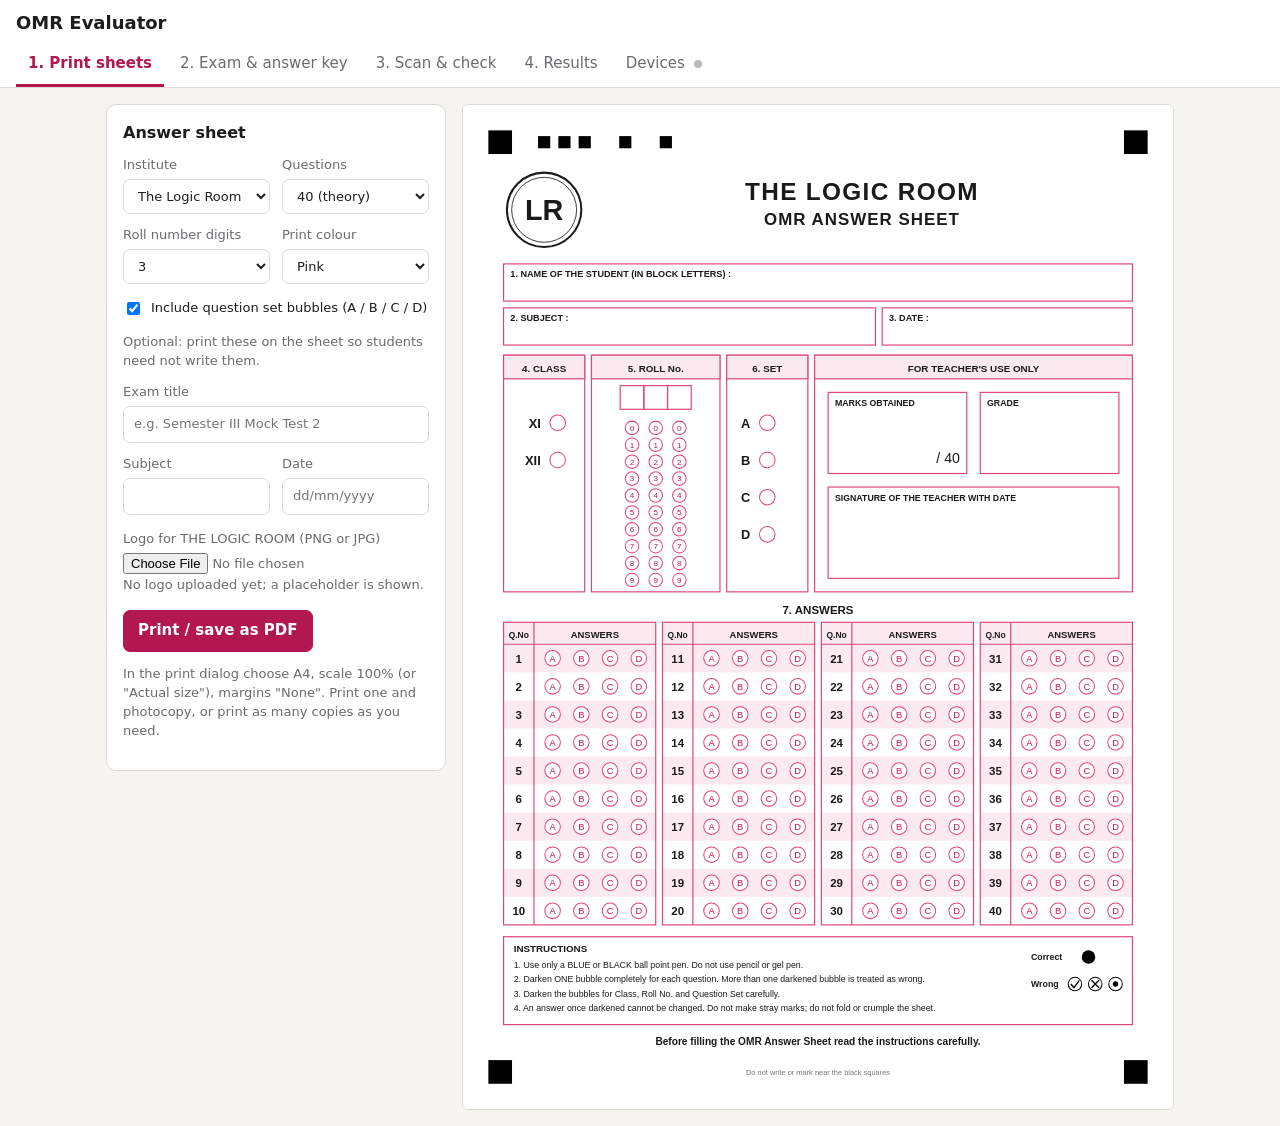
<file: index.html>
<!doctype html>
<html lang="en">
<head>
<meta charset="utf-8">
<meta name="viewport" content="width=device-width, initial-scale=1">
<title>OMR Evaluator</title>
<meta name="theme-color" content="#b3174f">
<link rel="manifest" href="manifest.webmanifest">
<link rel="icon" href="icons/icon-192.png">
<link rel="apple-touch-icon" href="icons/icon-192.png">
<link rel="stylesheet" href="css/style.css">
</head>
<body>
<header class="top no-print">
  <h1>OMR Evaluator</h1>
  <nav id="tabs">
    <button data-tab="sheet">1. Print sheets</button>
    <button data-tab="exam">2. Exam &amp; answer key</button>
    <button data-tab="scan">3. Scan &amp; check</button>
    <button data-tab="results">4. Results</button>
    <button data-tab="sync">Devices <span id="syncdot"></span></button>
  </nav>
</header>
<main id="view" class="no-print"></main>
<div id="print-root"></div>
<script src="js/layout.js"></script>
<script src="js/sheet.js"></script>
<script src="js/scan.js"></script>
<script src="js/app.js"></script>
<script>if ('serviceWorker' in navigator && location.protocol === 'https:') navigator.serviceWorker.register('sw.js');</script>
</body>
</html>
</file>
<file: css/style.css>
:root {
  --bg: #f5f4f1; --card: #fff; --ink: #1d1d1f; --muted: #6b6b70; --line: #dcdad4;
  --accent: #b3174f; --accent-soft: #fbe6ee; --ok: #1a7f43; --bad: #c62828; --warn: #a15c00; --warn-soft: #fff3d6;
}
* { box-sizing: border-box; }
body { margin: 0; background: var(--bg); color: var(--ink); font: 15px/1.45 system-ui, -apple-system, "Segoe UI", Roboto, sans-serif; }
.top { background: var(--card); border-bottom: 1px solid var(--line); padding: 10px 16px 0; position: sticky; top: 0; z-index: 5; }
.top h1 { margin: 0 0 8px; font-size: 18px; }
#tabs { display: flex; gap: 4px; overflow-x: auto; }
#tabs button { border: 0; background: none; padding: 9px 12px; font: inherit; color: var(--muted); border-bottom: 3px solid transparent; cursor: pointer; white-space: nowrap; }
#tabs button.on { color: var(--accent); border-color: var(--accent); font-weight: 600; }
main { max-width: 1100px; margin: 0 auto; padding: 16px; }
.card { background: var(--card); border: 1px solid var(--line); border-radius: 10px; padding: 16px; margin-bottom: 16px; }
.card h2 { margin: 0 0 12px; font-size: 16px; }
.grid { display: grid; grid-template-columns: repeat(auto-fit, minmax(170px, 1fr)); gap: 12px; }
label { display: block; font-size: 13px; color: var(--muted); }
label > input:not([type=checkbox]), label > select { display: block; width: 100%; margin-top: 4px; }
[hidden] { display: none !important; }
input, select, button { font: inherit; }
input[type=text], input[type=number], input[type=date], select { padding: 8px 10px; border: 1px solid var(--line); border-radius: 7px; background: #fff; color: var(--ink); min-width: 0; }
button.btn { padding: 9px 14px; border-radius: 7px; border: 1px solid var(--line); background: #fff; cursor: pointer; }
button.btn.primary { background: var(--accent); border-color: var(--accent); color: #fff; font-weight: 600; }
button.btn.danger { color: var(--bad); }
button.btn.small { padding: 4px 9px; font-size: 13px; }
.row { display: flex; gap: 10px; flex-wrap: wrap; align-items: center; }
.muted { color: var(--muted); font-size: 13px; }
.two { display: grid; grid-template-columns: minmax(0, 340px) minmax(0, 1fr); gap: 16px; align-items: start; }
@media (max-width: 800px) { .two { grid-template-columns: 1fr; } }
.preview { background: #fff; border: 1px solid var(--line); border-radius: 6px; overflow: hidden; }
.preview svg { display: block; width: 100%; height: auto; }

/* answer key and answer editors */
.keygrid { display: grid; grid-template-columns: repeat(auto-fill, minmax(150px, 1fr)); gap: 4px 14px; margin-top: 10px; }
.q { display: flex; align-items: center; gap: 3px; }
.q b { width: 26px; text-align: right; margin-right: 4px; font-size: 13px; }
.q button { width: 28px; height: 28px; border-radius: 50%; border: 1px solid var(--line); background: #fff; cursor: pointer; font-size: 12px; padding: 0; color: var(--muted); }
.q button.on { background: var(--ink); color: #fff; border-color: var(--ink); }
.q.right button.on { background: var(--ok); border-color: var(--ok); }
.q.wrong button.on { background: var(--bad); border-color: var(--bad); }
.q button.key { box-shadow: 0 0 0 2px var(--ok); }
.q.review b { background: var(--warn-soft); color: var(--warn); border-radius: 4px; }
.settabs button { padding: 5px 14px; border: 1px solid var(--line); background: #fff; cursor: pointer; }
.settabs button.on { background: var(--accent-soft); border-color: var(--accent); color: var(--accent); font-weight: 600; }

/* scanned sheets */
.sheetcard { display: grid; grid-template-columns: minmax(0, 300px) minmax(0, 1fr); gap: 16px; }
@media (max-width: 800px) { .sheetcard { grid-template-columns: 1fr; } }
.sheetcard img.page { width: 100%; border: 1px solid var(--line); border-radius: 6px; cursor: zoom-in; }
.sheetcard img.name { max-width: 100%; height: 44px; border: 1px solid var(--line); border-radius: 4px; display: block; margin-bottom: 6px; }
.score { font-size: 26px; font-weight: 700; }
.flag { background: var(--warn-soft); color: var(--warn); border-radius: 6px; padding: 6px 10px; font-size: 13px; margin: 6px 0; }
.err { background: #fdecec; color: var(--bad); border-radius: 6px; padding: 8px 10px; margin: 6px 0; }
.drop { border: 2px dashed var(--line); border-radius: 10px; padding: 22px; text-align: center; background: #fff; }
#zoom { position: fixed; inset: 0; background: rgba(0, 0, 0, .8); z-index: 20; overflow: auto; text-align: center; padding: 10px; cursor: zoom-out; }
#zoom img { max-width: none; width: min(1100px, 200vw); }

table { border-collapse: collapse; width: 100%; font-size: 14px; }
th, td { border-bottom: 1px solid var(--line); padding: 6px 8px; text-align: left; white-space: nowrap; }
th { font-size: 12px; color: var(--muted); text-transform: uppercase; letter-spacing: .03em; }
td.num, th.num { text-align: right; font-variant-numeric: tabular-nums; }
.scroll { overflow-x: auto; }
.bar { height: 8px; background: #eee; border-radius: 4px; min-width: 80px; }
.bar i { display: block; height: 100%; border-radius: 4px; background: var(--ok); }
tr.hard .bar i { background: var(--bad); }
.stats { display: grid; grid-template-columns: repeat(auto-fit, minmax(110px, 1fr)); gap: 10px; margin-bottom: 12px; }
.stats div { background: var(--bg); border-radius: 8px; padding: 10px; }
.stats b { display: block; font-size: 20px; }

#print-root { display: none; }
@media print {
  @page { size: A4; margin: 0; }
  .no-print { display: none !important; }
  body { background: #fff; }
  #print-root { display: block; }
  #print-root svg { display: block; width: 210mm; height: 297mm; }
}

#syncdot { display: inline-block; width: 8px; height: 8px; border-radius: 50%; background: #bbb; margin-left: 4px; }
#syncdot.ok { background: var(--ok); }
#syncdot.bad { background: var(--bad); }
</file>
